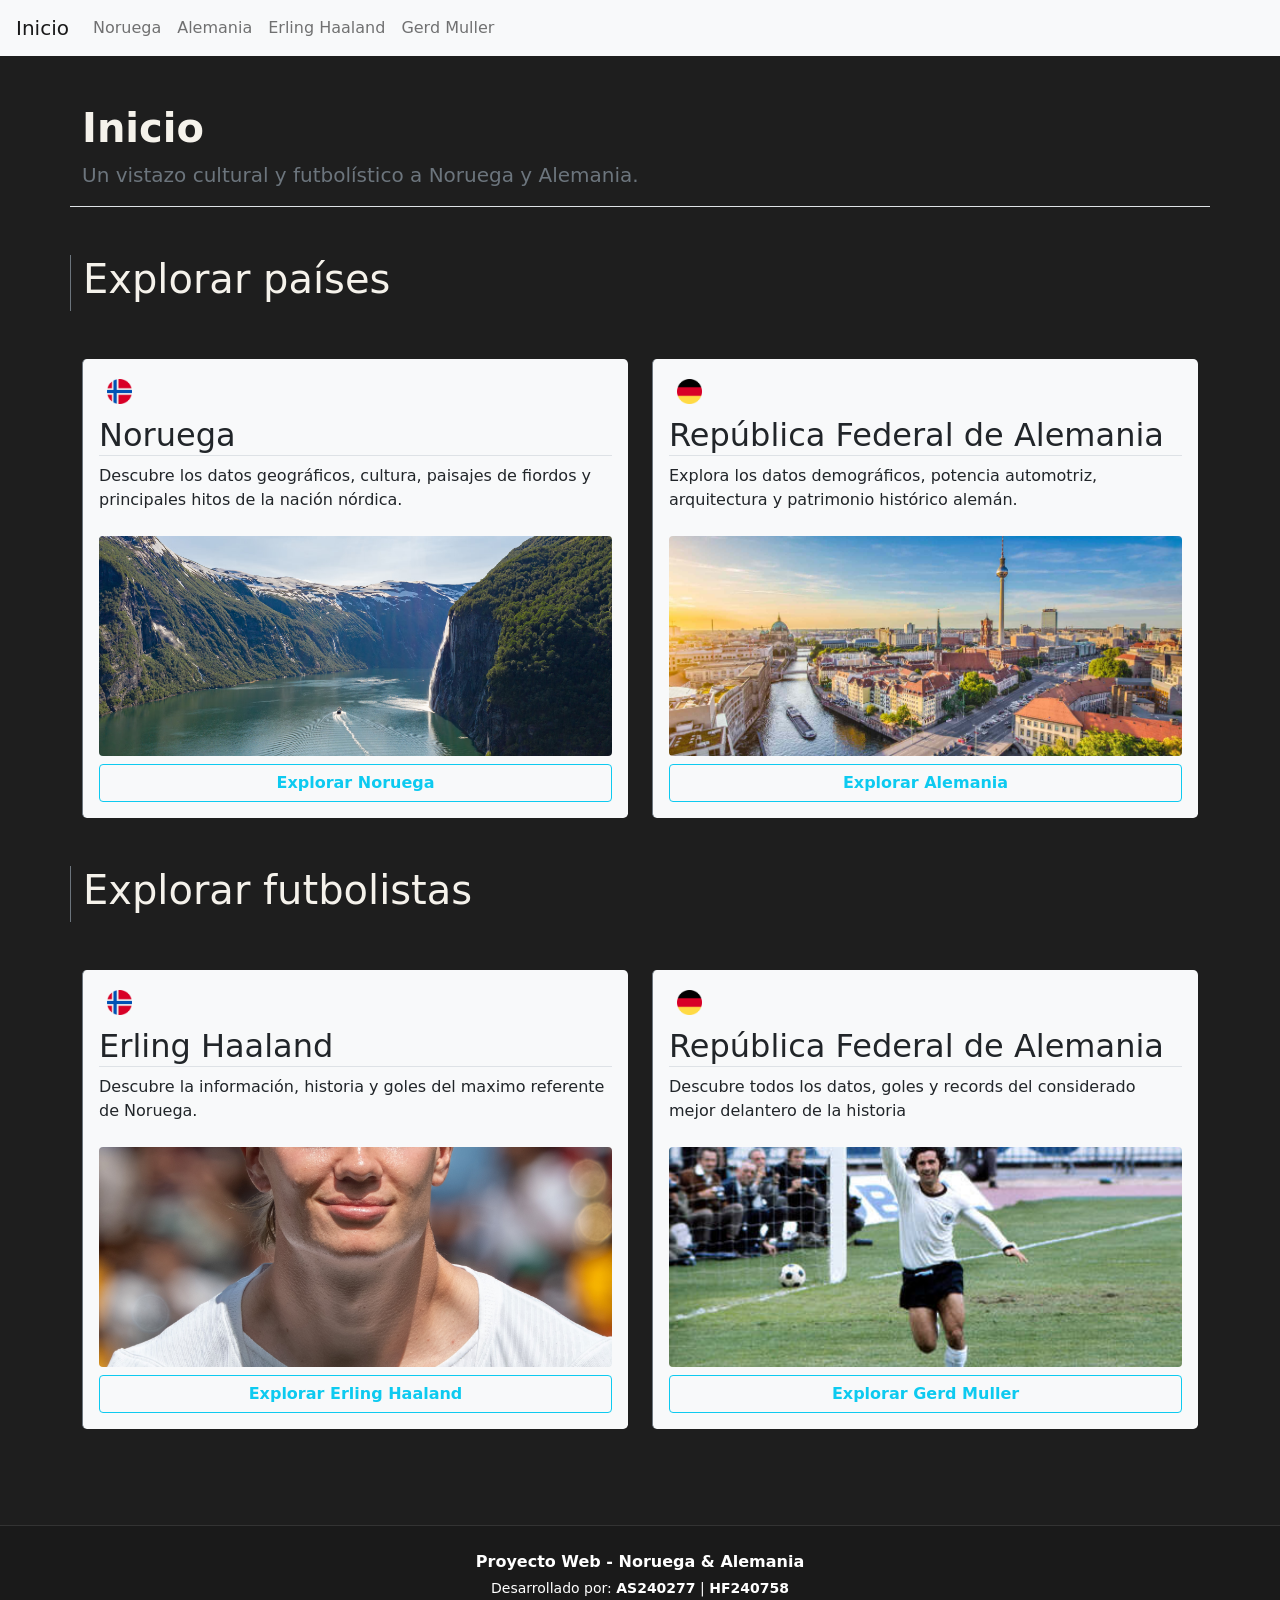
<file: index.html>
<!DOCTYPE html>
<html lang="en">
<head>
    <meta charset="UTF-8">
    <meta name="viewport" content="width=device-width, initial-scale=1.0, user-scalable=no">
    <link rel="stylesheet" href="./css/bootstrap.min.css"">
    <link rel="stylesheet" href="./css/style.css"">
    <title>Inicio</title>
</head>
<body>
    <header>
        <nav class="navbar navbar-expand-lg navbar-light bg-light px-3">
            <a class="navbar-brand" href="./index.html">Inicio</a>
            <button class="navbar-toggler" type="button" data-toggle="collapse" data-target="#navbarNav" aria-controls="navbarNav" aria-expanded="false" aria-label="Toggle navigation">
                <span class="navbar-toggler-icon"></span>
            </button>
            <div class="collapse navbar-collapse" id="navbarNav">
                <ul class="navbar-nav">
                <li class="nav-item active">
                    <a class="nav-link" href="./noruega.html">Noruega</a>
                </li>
                <li class="nav-item">
                    <a class="nav-link" href="./alemania.html">Alemania</a>
                </li>
                <li class="nav-item">
                    <a class="nav-link" href="./erling-haaland.html">Erling Haaland</a>
                </li>
                <li class="nav-item">
                    <a class="nav-link" href="./gerd-muller.html">Gerd Muller</a>
                </li>
                </ul>
            </div>
        </nav>
    </header>
    <main class="py-5">
        <div class="container">
            <div class="row">
                <div class="col-12 border-bottom">
                    <h1 class="fw-bold">Inicio</h1>
                    <p class="lead text-secondary">Un vistazo cultural y futbolístico a Noruega y Alemania.</p>
                </div>
            </div>
        </div>
        <Section class="container mt-5">
            <div class="row">
                <div class="col-12 border-start border-secondary mb-5">
                    <h1>Explorar países</h1>
                </div>
            </div>
            <div class="row">
                <div class="col-12 col-md-6">
                    <div class="bg-light text-dark border-start border-secondary rounded rounded-3 p-3 h-100">
                        <span class="badge mb-2"><img src="./img/noruega.png" alt="" height="25px"></span>
                        <h2 class="border-bottom">Noruega</h2>
                        <p>Descubre los datos geográficos, cultura, paisajes de fiordos y principales hitos de la nación nórdica.</p>
                        <img src="./img/Geirangerfjord.jpg" class="img-fluid my-2 rounded w-100" style="height: 220px; object-fit: cover;">
                        <div class=" mt-auto"><a href="./noruega.html" class="btn btn-outline-info w-100 fw-bold">Explorar Noruega</a>
                        </div>
                    </div>
                </div>
                <div class="col-12 col-md-6">
                    <div class="bg-light text-dark border-start border-secondary rounded rounded-3 p-3 h-100">
                        <span class="badge mb-2"><img src="./img/alemania.png" alt="" height="25px"></span>
                        <h2 class="border-bottom">República Federal de Alemania</h2>
                        <p>Explora los datos demográficos, potencia automotriz, arquitectura y patrimonio histórico alemán.</p>
                        <img src="./img/istock-486585530.jpg" class="img-fluid my-2 rounded w-100" style="height: 220px; object-fit: cover;">
                        <div class=" mt-auto"><a href="./alemania.html" class="btn btn-outline-info w-100 fw-bold">Explorar Alemania</a>
                        </div>
                    </div>
                </div>
            </div>
        </Section>
        <Section class="container mt-5">
            <div class="row">
                <div class="col-12 border-start border-secondary mb-5">
                    <h1>Explorar futbolistas</h1>
                </div>
            </div>
            <div class="row">
                <div class="col-12 col-md-6">
                    <div class="bg-light text-dark border-start border-secondary rounded rounded-3 p-3 h-100">
                        <span class="badge mb-2"><img src="./img/noruega.png" alt="" height="25px"></span>
                        <h2 class="border-bottom">Erling Haaland</h2>
                        <p>Descubre la información, historia y goles del maximo referente de Noruega.</p>
                        <img src="./img/haaland-front.jpg" class="img-fluid my-2 rounded w-100" style="height: 220px; object-fit: cover;">
                        <div class=" mt-auto"><a href="./erling-haaland.html" class="btn btn-outline-info w-100 fw-bold">Explorar Erling Haaland</a>
                        </div>
                    </div>
                </div>
                <div class="col-12 col-md-6">
                    <div class="bg-light text-dark border-start border-secondary rounded rounded-3 p-3 h-100">
                        <span class="badge mb-2"><img src="./img/alemania.png" alt="" height="25px"></span>
                        <h2 class="border-bottom">República Federal de Alemania</h2>
                        <p>Descubre todos los datos, goles y records del considerado mejor delantero de la historia</p>
                        <img src="./img/gmuller.jpeg" class="img-fluid my-2 rounded w-100" style="height: 220px; object-fit: cover;">
                        <div class=" mt-auto"><a href="./gerd-muller.html" class="btn btn-outline-info w-100 fw-bold">Explorar Gerd Muller</a>
                        </div>
                    </div>
                </div>
            </div>
        </Section>
    </main>
    <footer id="footer" class="py-4 text-center">
        <div class="container">
            <p class="mb-1 fw-bold">Proyecto Web - Noruega & Alemania</p>
            <p class="mb-0 small opacity-75">Desarrollado por: <strong>AS240277</strong> | <strong>HF240758</strong>
            </p>
        </div>
    </footer>
</body>
</html>
</file>
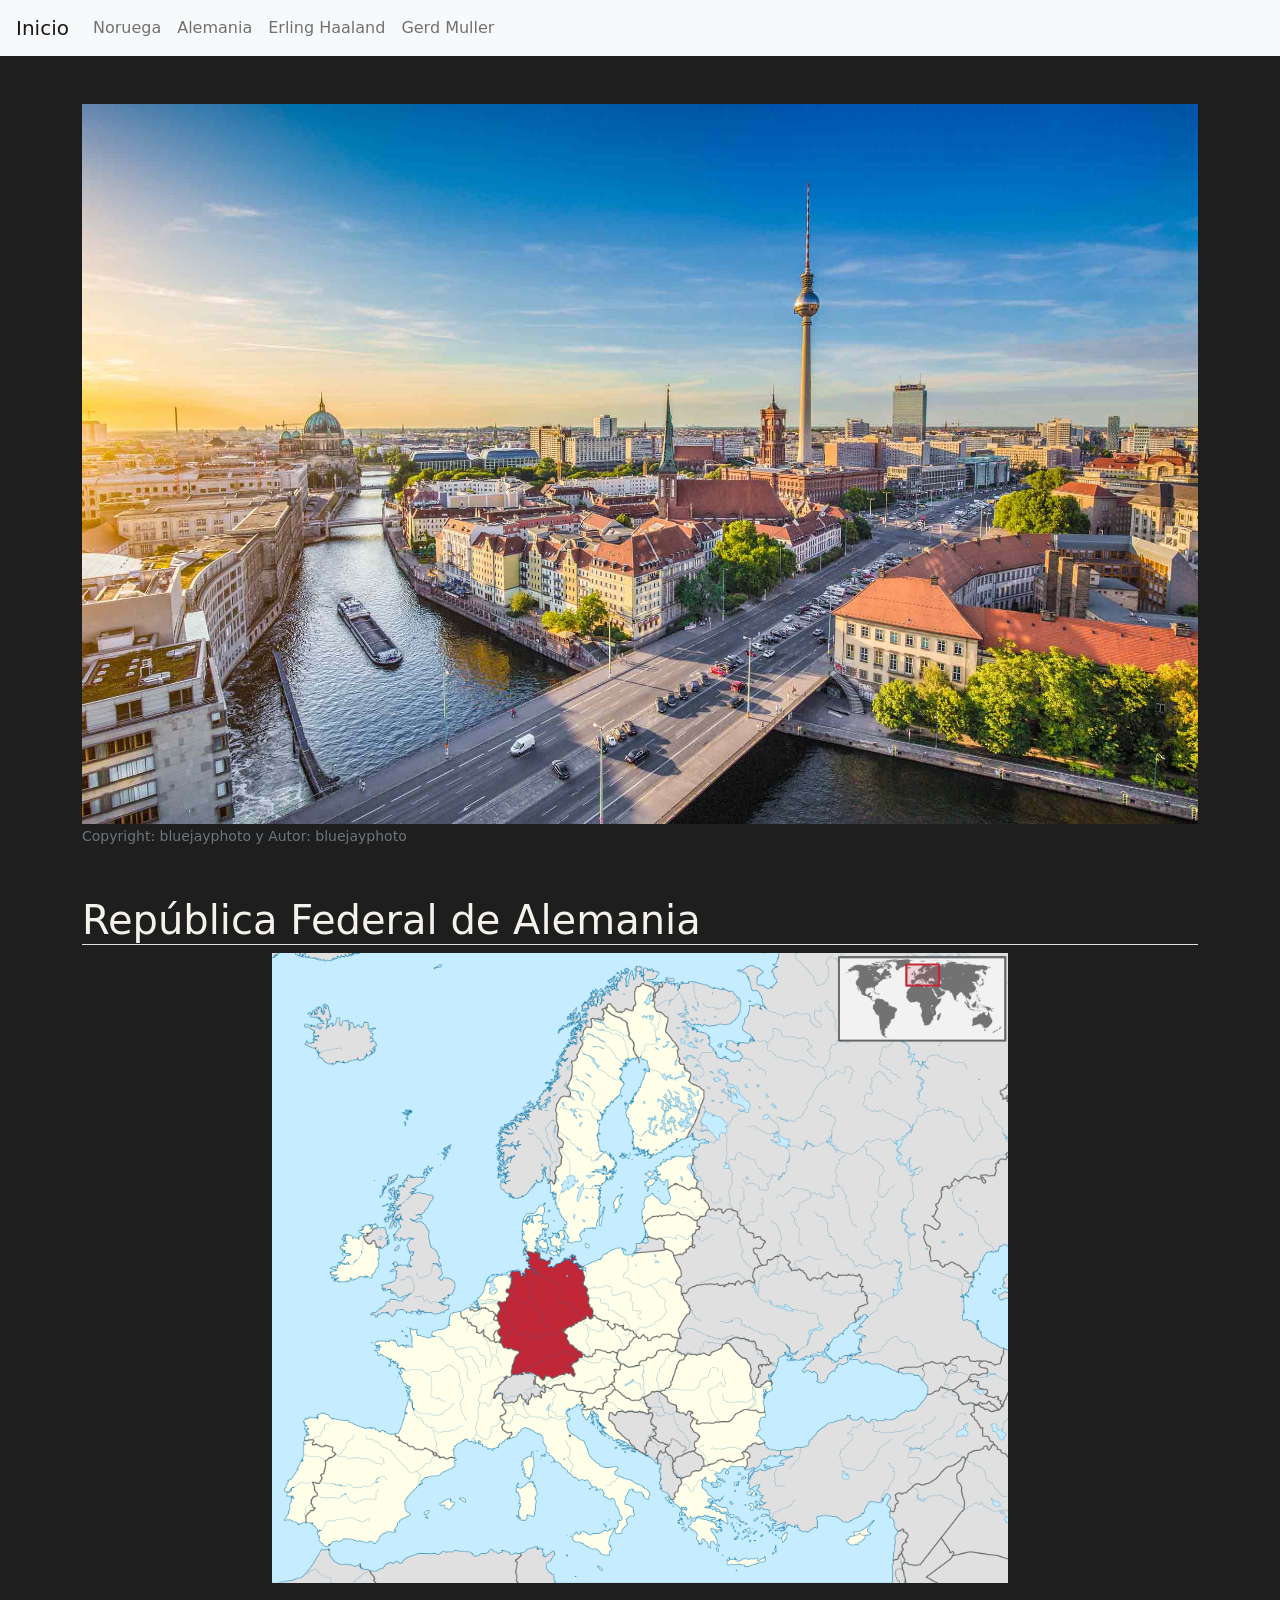
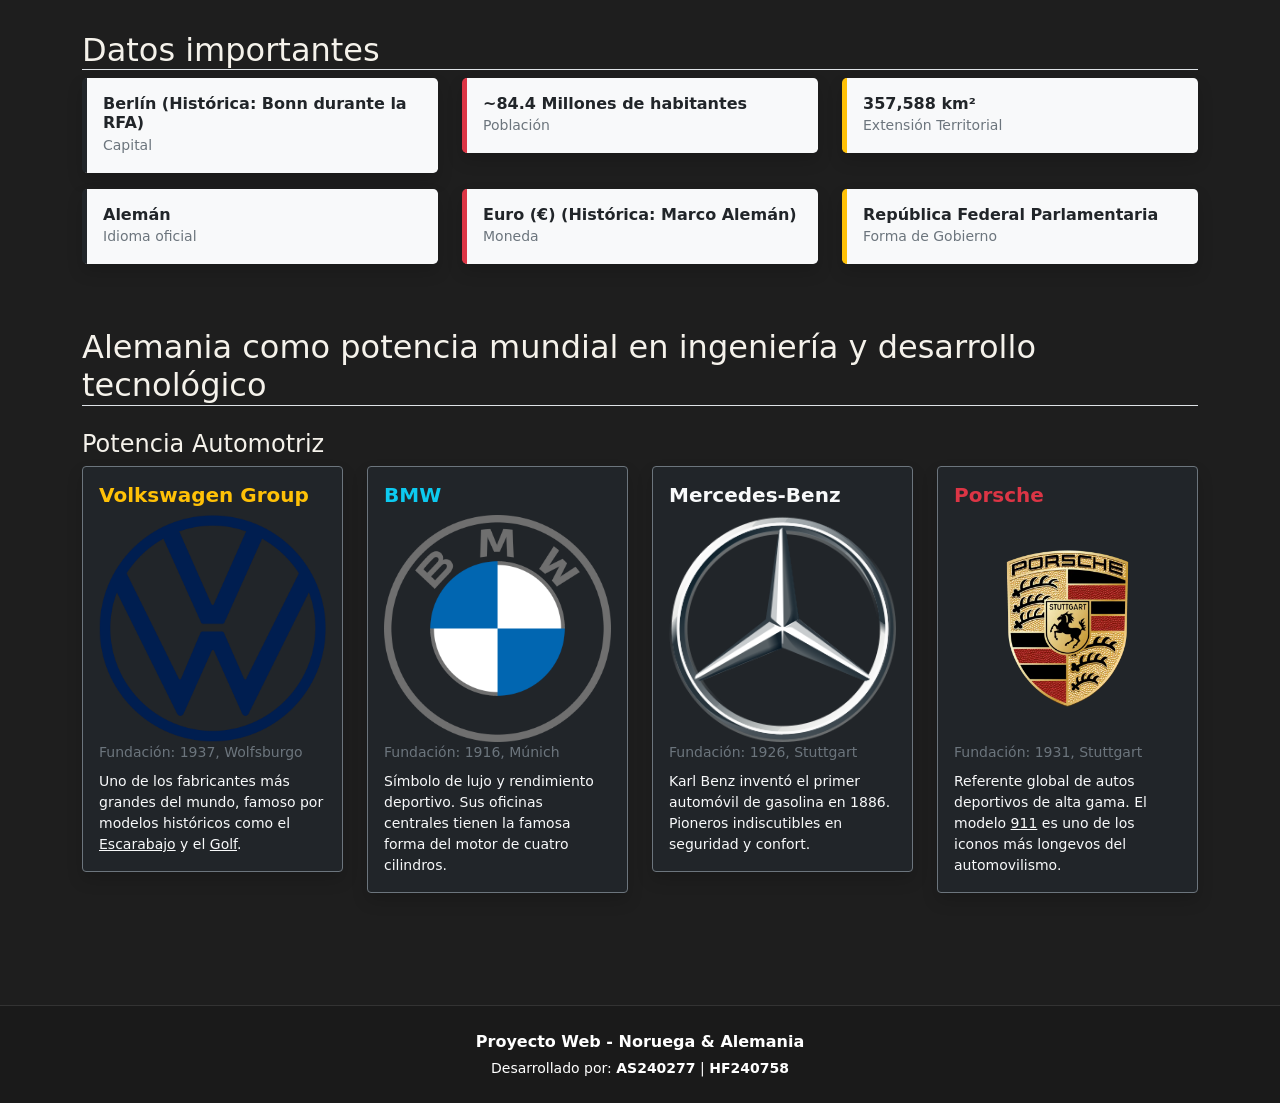
<file: alemania.html>
<!DOCTYPE html>
<html lang="en">
<head>
    <meta charset="UTF-8">
    <meta name="viewport" content="width=device-width, initial-scale=1.0, user-scalable=no">
    <link rel="icon" type="image/x-icon" href="./img/alemania.png">
    <link rel="stylesheet" href="./css/bootstrap.min.css"">
    <link rel="stylesheet" href="./css/style.css"">
    <title>República Federal de Alemania</title>
</head>
<body>
    <header>
        <nav class="navbar navbar-expand-lg navbar-light bg-light px-3">
            <a class="navbar-brand" href="./index.html">Inicio</a>
            <button class="navbar-toggler" type="button" data-toggle="collapse" data-target="#navbarNav" aria-controls="navbarNav" aria-expanded="false" aria-label="Toggle navigation">
                <span class="navbar-toggler-icon"></span>
            </button>
            <div class="collapse navbar-collapse" id="navbarNav">
                <ul class="navbar-nav">
                <li class="nav-item active">
                    <a class="nav-link" href="./noruega.html">Noruega</a>
                </li>
                <li class="nav-item">
                    <a class="nav-link" href="./alemania.html">Alemania</a>
                </li>
                <li class="nav-item">
                    <a class="nav-link" href="./erling-haaland.html">Erling Haaland</a>
                </li>
                <li class="nav-item">
                    <a class="nav-link" href="./gerd-muller.html">Gerd Muller</a>
                </li>
                </ul>
            </div>
        </nav>
    </header>
    <main class="py-5">
        <section class="container">
            <div class="row">
                <div class="col-12">
                    <img src="./img/istock-486585530.jpg" class="img-fluid" alt="">
                    <small class="text-muted">Copyright: bluejayphoto y Autor: bluejayphoto</small>
                </div>
            </div>
        </section>
        <section class="container mt-5">
            <div class="row justify-content-center">
                <div class="col-12">
                    <h1 class="border-bottom">República Federal de Alemania</h1>
                </div>
                <div class="col-8">
                    <img src="./img/Germany_in_European_Union.svg.webp" class="img-fluid" alt="">
                </div>
            </div>
        </section>
        <section class="container mt-5">
            <div class="row">
                <div class="col-12">
                    <h2 class="border-bottom">Datos importantes</h2>
                </div>
            </div>
            <div class="row justify-content-center">
                <div class="col-10 col-md-4 mb-3">
                    <div class="p-3 bg-light rounded-3 shadow border-start border-5 border-dark">
                        <h6 class="text-dark fw-bold mb-0">Berlín (Histórica: Bonn durante la RFA)</h6>
                        <small class="text-secondary">Capital</small>
                    </div>
                </div>
                <div class="col-10 col-md-4 mb-3">
                    <div class="p-3 bg-light rounded-3 shadow border-start border-5 border-danger">
                        <h6 class="text-dark fw-bold mb-0">~84.4 Millones de habitantes</h6>
                        <small class="text-secondary">Población</small>
                    </div>
                </div>
                <div class="col-10 col-md-4 mb-3">
                    <div class="p-3 bg-light rounded-3 shadow border-start border-5 border-warning">
                        <h6 class="text-dark fw-bold mb-0">357,588 km²</h6>
                        <small class="text-secondary">Extensión Territorial</small>
                    </div>
                </div>
                <div class="col-10 col-md-4 mb-3">
                    <div class="p-3 bg-light rounded-3 shadow border-start border-5 border-dark">
                        <h6 class="text-dark fw-bold mb-0">Alemán</h6>
                        <small class="text-secondary">Idioma oficial</small>
                    </div>
                </div>
                <div class="col-10 col-md-4 mb-3">
                    <div class="p-3 bg-light rounded-3 shadow border-start border-5 border-danger">
                        <h6 class="text-dark fw-bold mb-0">Euro (€) (Histórica: Marco Alemán)</h6>
                        <small class="text-secondary">Moneda</small>
                    </div>
                </div>
                <div class="col-10 col-md-4 mb-3">
                    <div class="p-3 bg-light rounded-3 shadow border-start border-5 border-warning">
                        <h6 class="text-dark fw-bold mb-0">República Federal Parlamentaria</h6>
                        <small class="text-secondary">Forma de Gobierno</small>
                    </div>
                </div>
            </div>
        </section>
        <section class="container mt-5">
            <div class="row">
                <div class="col-12">
                    <h2 class="border-bottom">Alemania como potencia mundial en ingeniería y desarrollo tecnológico</h2>
                </div>
                <div class="col-12 mt-3">
                    <h4>Potencia Automotriz</h4>
                </div>
            </div>
            <div class="row">
                <div class="col-12 col-md-6 col-lg-3 mb-3">
                    <div class="card bg-dark text-white border-secondary p-3 shadow">
                        <h5 class="fw-bold text-warning">Volkswagen Group</h5>
                        <img src="./img/Volkswagen_logo_2019.svg.webp" class="img-fluid" alt="">
                        <small class="text-muted mb-2">Fundación: 1937, Wolfsburgo</small>
                        <p class="card-text small text-light">Uno de los fabricantes más grandes del mundo, famoso por modelos históricos como el <span class="text-decoration-underline">Escarabajo</span> y el <span class="text-decoration-underline">Golf</span>.</p>
                    </div>
                </div>
                <div class="col-12 col-md-6 col-lg-3 mb-3">
                    <div class="card bg-dark text-white border-secondary p-3 shadow">
                        <h5 class="fw-bold text-info">BMW</h5>
                        <img src="./img/BMW_logo_(gray).svg.webp" class="img-fluid" alt="">
                        <small class="text-muted mb-2">Fundación: 1916, Múnich</small>
                        <p class="card-text small text-light">Símbolo de lujo y rendimiento deportivo. Sus oficinas centrales tienen la famosa forma del motor de cuatro cilindros.</p>
                    </div>
                </div>
                <div class="col-12 col-md-6 col-lg-3 mb-3">
                    <div class="card bg-dark text-white border-secondary p-3 shadow">
                        <h5 class="fw-bold text-light">Mercedes-Benz</h5>
                        <img src="./img/Mercedes-Benz_Star_2022.svg.webp" class="img-fluid" alt="">
                        <small class="text-muted mb-2">Fundación: 1926, Stuttgart</small>
                        <p class="card-text small text-light">Karl Benz inventó el primer automóvil de gasolina en 1886. Pioneros indiscutibles en seguridad y confort.</p>
                    </div>
                </div>
                <div class="col-12 col-md-6 col-lg-3 mb-3">
                    <div class="card bg-dark text-white border-secondary p-3 shadow">
                        <h5 class="fw-bold text-danger">Porsche</h5>
                        <img src="./img/CM2gEjQot2I2F51GMO4GztX05F1IdfMR.webp" class="img-fluid" alt="">
                        <small class="text-muted mb-2">Fundación: 1931, Stuttgart</small>
                        <p class="card-text small text-light">Referente global de autos deportivos de alta gama. El modelo <span class="text-decoration-underline">911</span> es uno de los iconos más longevos del automovilismo.</p>
                    </div>
                </div>
        </section>
    </main>
    <footer id="footer" class="py-4 text-center">
        <div class="container">
            <p class="mb-1 fw-bold">Proyecto Web - Noruega & Alemania</p>
            <p class="mb-0 small opacity-75">Desarrollado por: <strong>AS240277</strong> | <strong>HF240758</strong>
            </p>
        </div>
    </footer>
</body>
</html>
</file>
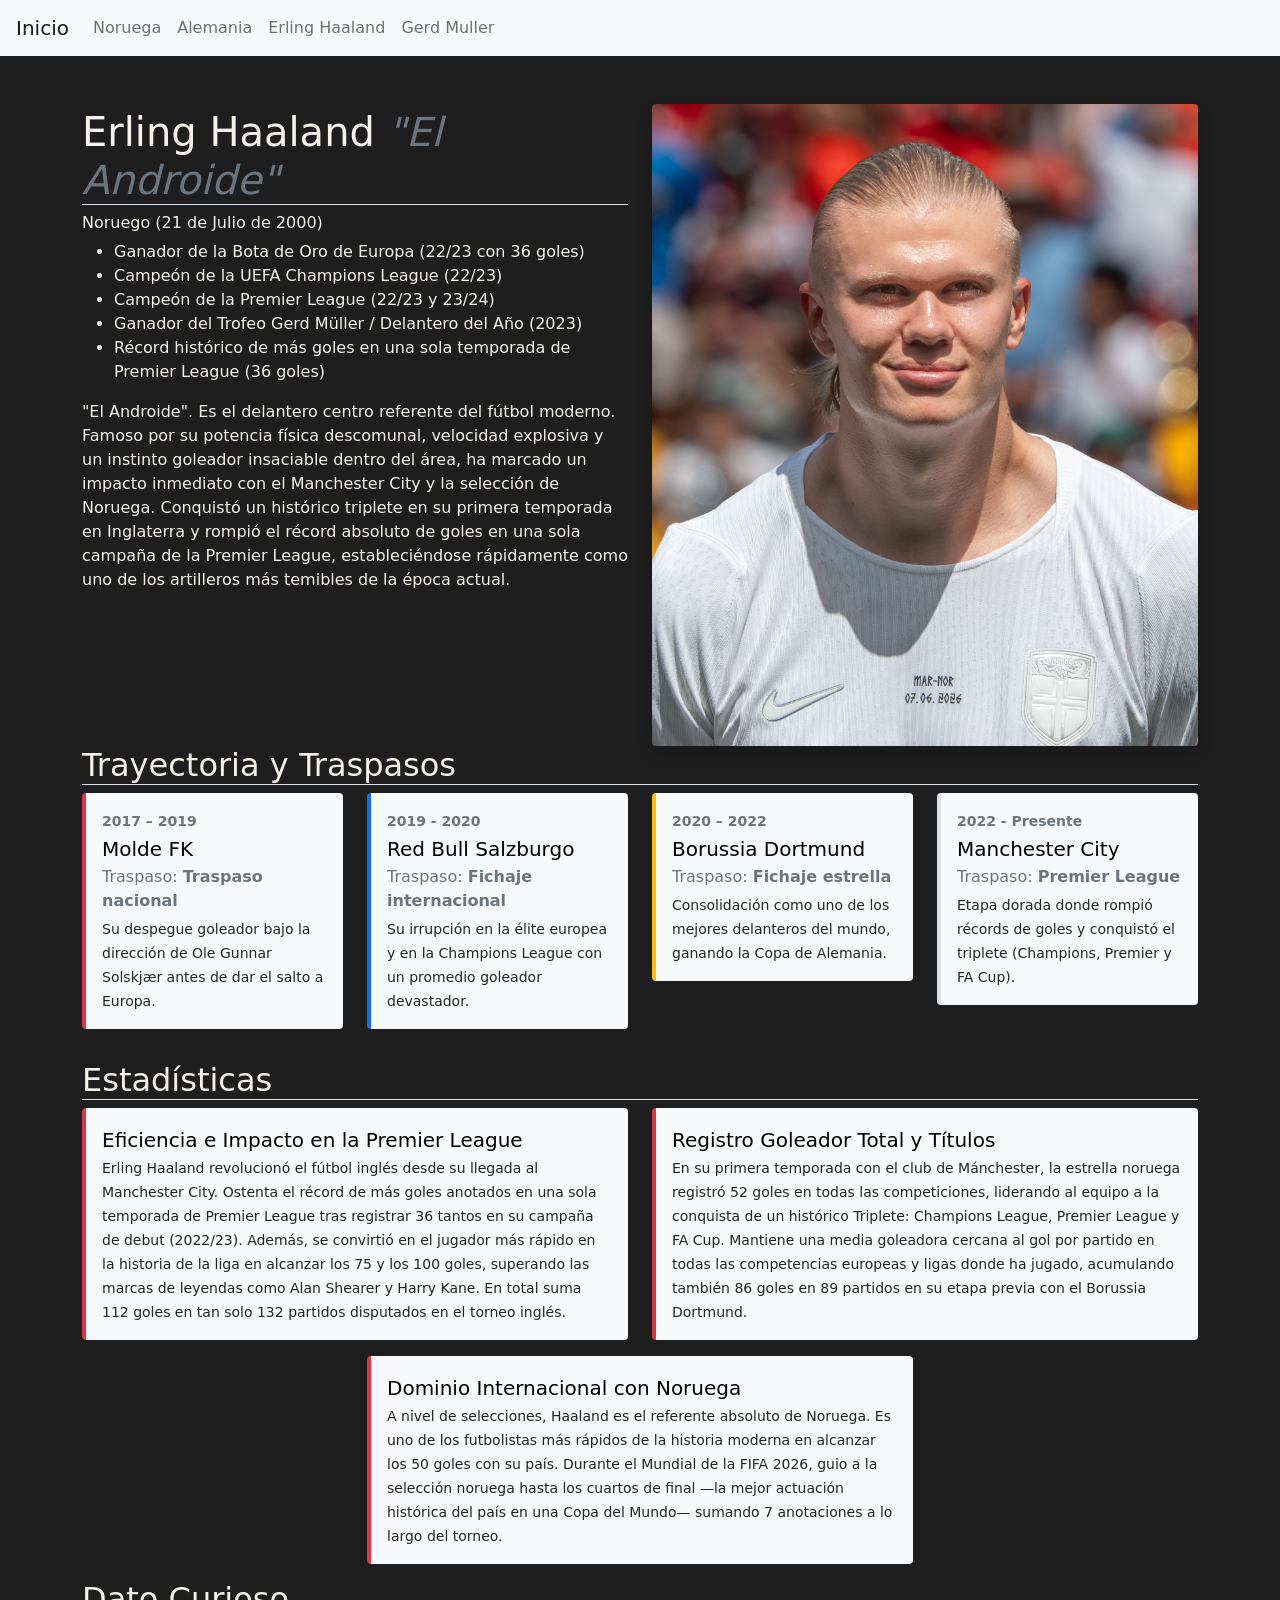
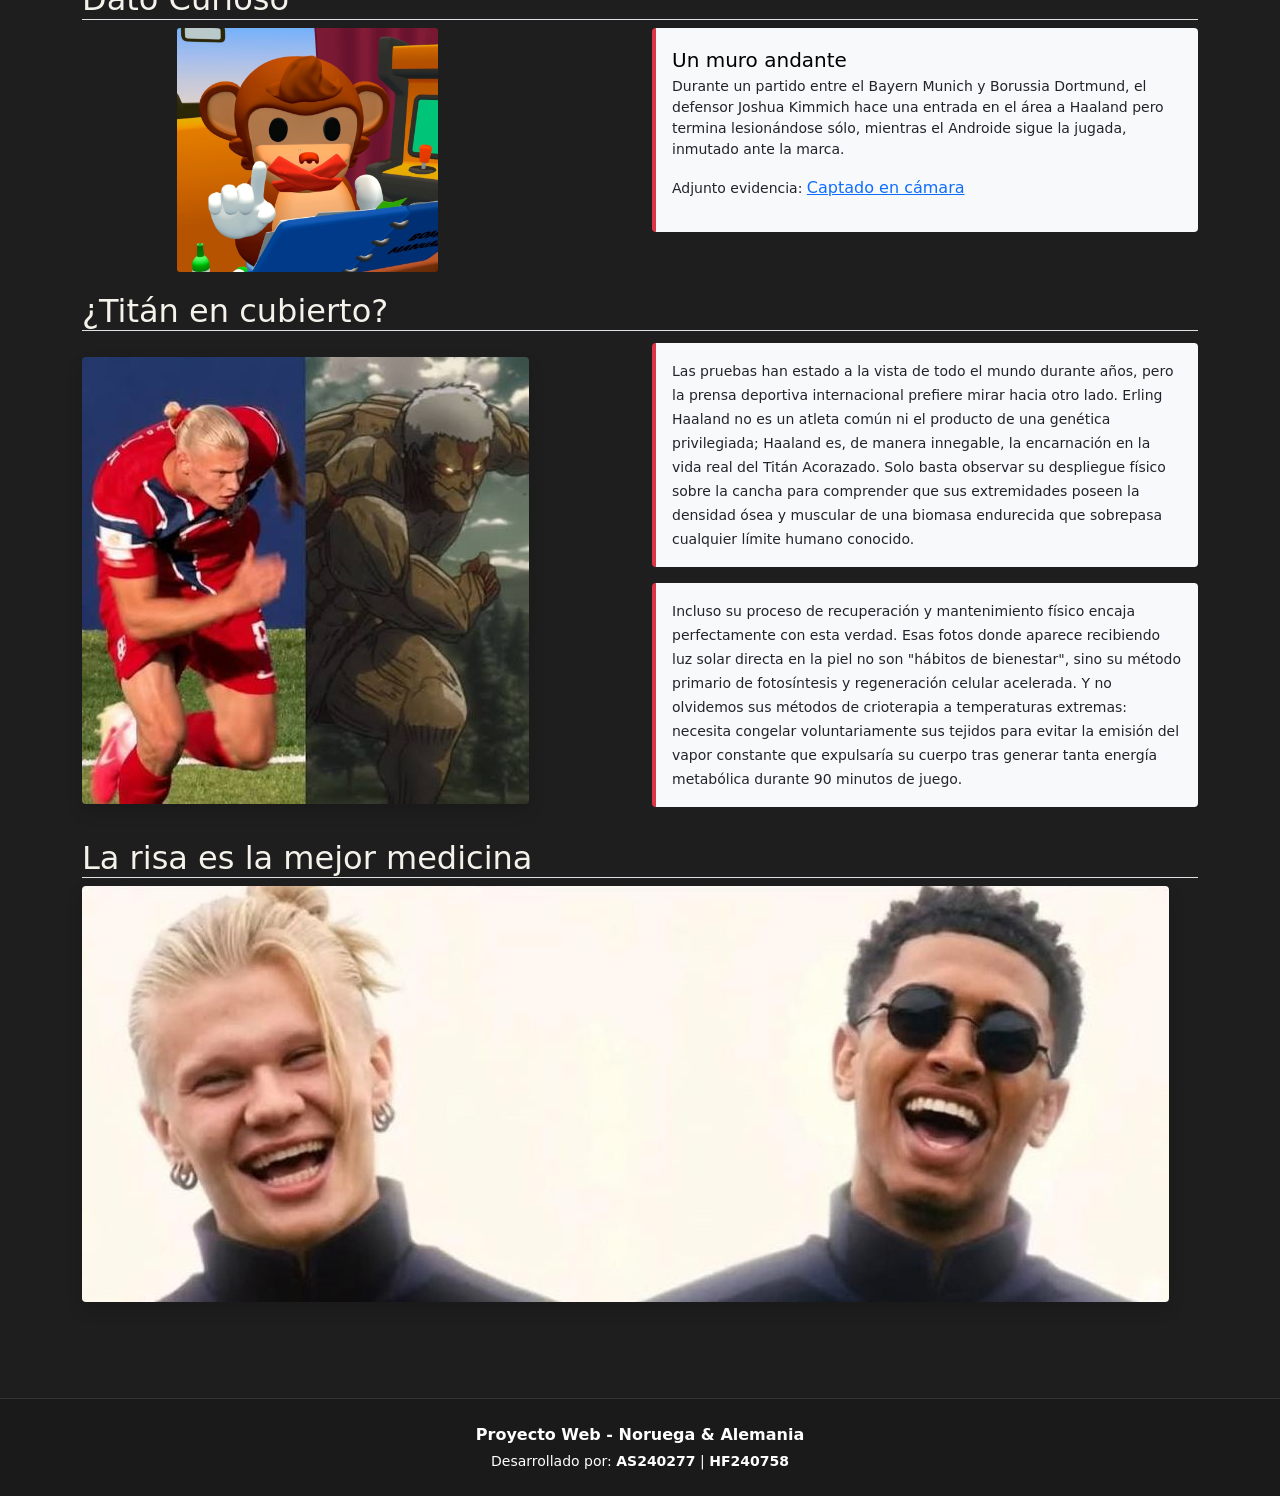
<file: erling-haaland.html>
<!DOCTYPE html>
<html lang="en">
<head>
    <meta charset="UTF-8">
    <meta name="viewport" content="width=device-width, initial-scale=1.0, user-scalable=no">
    <link rel="icon" type="image/x-icon" href="./img/noruega.png">
    <link rel="stylesheet" href="./css/bootstrap.min.css">
    <link rel="stylesheet" href="./css/style.css">
    <title>Erling Haaland</title>
</head>
<body>
    <header>
        <nav class="navbar navbar-expand-lg navbar-light bg-light px-3">
            <a class="navbar-brand" href="./index.html">Inicio</a>
            <button class="navbar-toggler" type="button" data-toggle="collapse" data-target="#navbarNav" aria-controls="navbarNav" aria-expanded="false" aria-label="Toggle navigation">
                <span class="navbar-toggler-icon"></span>
            </button>
            <div class="collapse navbar-collapse" id="navbarNav">
                <ul class="navbar-nav">
                <li class="nav-item active">
                    <a class="nav-link" href="./noruega.html">Noruega</a>
                </li>
                <li class="nav-item">
                    <a class="nav-link" href="./alemania.html">Alemania</a>
                </li>
                <li class="nav-item">
                    <a class="nav-link" href="./erling-haaland.html">Erling Haaland</a>
                </li>
                <li class="nav-item">
                    <a class="nav-link" href="./gerd-muller.html">Gerd Muller</a>
                </li>
                </ul>
            </div>
        </nav>
    </header>
    <main class="py-5">
        <div class="container">
            <div class="row md-align-items-center">
                <div class="col-12 col-md-6 order-2 order-md-1 mt-1">
                    <h1 class="border-bottom">Erling Haaland <i class="text-muted">"El Androide"</i></h1>
                    <h6>Noruego (21 de Julio de 2000)</h6>
                    <ul class="">
                        <li>Ganador de la Bota de Oro de Europa (22/23 con 36 goles)</li>
                        <li>Campeón de la UEFA Champions League (22/23)</li>
                        <li>Campeón de la Premier League (22/23 y 23/24)</li>
                        <li>Ganador del Trofeo Gerd Müller / Delantero del Año (2023)</li>
                        <li>Récord histórico de más goles en una sola temporada de Premier League (36 goles)</li>
                    </ul>
                    <p class="text-justify">"El Androide". Es el delantero centro referente del fútbol moderno. Famoso por su potencia física descomunal, velocidad explosiva y un instinto goleador insaciable dentro del área, ha marcado un impacto inmediato con el Manchester City y la selección de Noruega. Conquistó un histórico triplete en su primera temporada en Inglaterra y rompió el récord absoluto de goles en una sola campaña de la Premier League, estableciéndose rápidamente como uno de los artilleros más temibles de la época actual.</p>
                </div>
                <div class="col-12 col-md-6 order-1 order-md-2">
                    <img src="./img/haaland-front.jpg" class="img-fluid rounded shadow" alt="">
                </div>
            </div>
            <div class="row">
                <div class="col-12">
                    <h2 class="border-bottom">Trayectoria y Traspasos</h2>
                </div>
                <div class="col-12 col-md-3 mb-3">
                    <div class="p-3 border-start border-4 border-danger bg-light rounded">
                        <small small class="text-muted fw-bold">2017 – 2019</small>
                        <h5 class="mt-1 mb-1" style="color:black">Molde FK</h5>
                        <p class="mb-1 text-secondary">Traspaso: <strong>Traspaso nacional</strong></p>
                        <small class="text-dark">Su despegue goleador bajo la dirección de Ole Gunnar Solskjær antes de dar el salto a Europa.</small>
                    </div>
                </div>
                <div class="col-12 col-md-3 mb-3">
                    <div class="p-3 border-start border-4 border-primary bg-light rounded">
                        <small small class="text-muted fw-bold">2019 - 2020</small>
                        <h5 class="mt-1 mb-1" style="color:black">Red Bull Salzburgo</h5>
                        <p class="mb-1 text-secondary">Traspaso: <strong>Fichaje internacional</strong></p>
                        <small class="text-dark">Su irrupción en la élite europea y en la Champions League con un promedio goleador devastador.</small>
                    </div>
                </div>
                <div class="col-12 col-md-3 mb-3">
                    <div class="p-3 border-start border-4 border-warning bg-light rounded">
                        <small class="text-muted fw-bold">2020 – 2022</small>
                        <h5 class="mt-1 mb-1" style="color:black">Borussia Dortmund</h5>
                        <p class="mb-1 text-secondary">Traspaso: <strong>Fichaje estrella</strong></p>
                        <small class="text-dark">Consolidación como uno de los mejores delanteros del mundo, ganando la Copa de Alemania.</small>
                    </div>
                </div>
                <div class="col-12 col-md-3 mb-3">
                    <div class="p-3 border-start border-4 border-start bg-light rounded">
                        <small class="text-muted fw-bold">2022 - Presente</small>
                        <h5 class="mt-1 mb-1" style="color:black">Manchester City</h5>
                        <p class="mb-1 text-secondary">Traspaso: <strong>Premier League</strong></p>
                        <small class="text-dark">Etapa dorada donde rompió récords de goles y conquistó el triplete (Champions, Premier y FA Cup).</small>
                    </div>
                </div>
            </div>
            <div class="row">
                <div class="col-12 mt-3">
                    <h2 class="border-bottom">Estadísticas</h2>
                </div>
                    <div class="col-md-6 mb-3">
                        <div class="p-3 border-start border-4 border-danger bg-light rounded">
                        <h5 class="mt-1 mb-1" style="color:black">Eficiencia e Impacto en la Premier League</h5>
                        <small class="text-dark">Erling Haaland revolucionó el fútbol inglés desde su llegada al Manchester City. Ostenta el récord de más goles anotados en una sola temporada de Premier League tras registrar 36 tantos en su campaña de debut (2022/23). Además, se convirtió en el jugador más rápido en la historia de la liga en alcanzar los 75 y los 100 goles, superando las marcas de leyendas como Alan Shearer y Harry Kane. En total suma 112 goles en tan solo 132 partidos disputados en el torneo inglés.</small>
                        </div>
                    </div>
                    <div class="col-md-6 mb-3">
                        <div class="p-3 border-start border-4 border-danger bg-light rounded">
                        <h5 class="mt-1 mb-1" style="color:black">Registro Goleador Total y Títulos</h5>
                        <small class="text-dark">En su primera temporada con el club de Mánchester, la estrella noruega registró 52 goles en todas las competiciones, liderando al equipo a la conquista de un histórico Triplete: Champions League, Premier League y FA Cup. Mantiene una media goleadora cercana al gol por partido en todas las competencias europeas y ligas donde ha jugado, acumulando también 86 goles en 89 partidos en su etapa previa con el Borussia Dortmund.</small>                            
                        </div>
                    </div>
                    <div class="col-md-6 offset-md-3 mb-3">
                        <div class="p-3 border-start border-4 border-danger bg-light rounded">
                        <h5 class="mt-1 mb-1" style="color:black">Dominio Internacional con Noruega</h5>
                        <small class="text-dark">A nivel de selecciones, Haaland es el referente absoluto de Noruega. Es uno de los futbolistas más rápidos de la historia moderna en alcanzar los 50 goles con su país. Durante el Mundial de la FIFA 2026, guio a la selección noruega hasta los cuartos de final —la mejor actuación histórica del país en una Copa del Mundo— sumando 7 anotaciones a lo largo del torneo.</small>                            
                        </div>
                    </div>
            </div>
            <div class="row">
                <div class="col-12">
                    <h2 class="border-bottom">Dato Curioso</h2>
                </div>            
                <div class="col-lg-3 col-md-3 mb-1 offset-md-1">
                    <div class="card bg-dark text-white border-0">
                        <img src="img/facto.png" class="card-img" alt="Erling Haaland">  
                        <div class="card-img-overlay d-flex flex-column justify-content-end"></div>
                    </div>
                </div>
                <div class="col-12 col-md-6 offset-md-2">
                    <div class="p-3 border-start border-4 border-danger bg-light rounded">
                        <h5 class="mt-1 mb-1" style="color:black">Un muro andante</h5>
                        <p class="small text-dark">Durante un partido entre el Bayern Munich y Borussia Dortmund, el defensor Joshua Kimmich hace una entrada en el área a Haaland pero termina lesionándose sólo, mientras el Androide sigue la jugada, inmutado ante la marca.</small>                            
                        <p class="small text-dark">Adjunto evidencia: <a href="https://youtube.com/shorts/u-DvvbK7Few?si=na9_JeKsjtdOkRhI" target="_blank">Captado en cámara</a></p>    
                    </div>
                </div>
            </div>
            <div class="row">
                <div class="col-12 mt-3">
                    <h2 class="border-bottom">¿Titán en cubierto?</h2>
                </div>
            </div>
            <div class="row align-items-center">
                <div class="col-12 col-md-6">
                    <img src="./img/haaland-acorazado.jpg" class="img-fluid rounded shadow" alt="">
                </div>
                <div class="col-md-6 mb-3 mt-1">
                    <div class="p-3 border-start border-4 border-danger bg-light rounded">
                    <small class="text-dark">Las pruebas han estado a la vista de todo el mundo durante años, pero la prensa deportiva internacional prefiere mirar hacia otro lado. Erling Haaland no es un atleta común ni el producto de una genética privilegiada; Haaland es, de manera innegable, la encarnación en la vida real del Titán Acorazado. Solo basta observar su despliegue físico sobre la cancha para comprender que sus extremidades poseen la densidad ósea y muscular de una biomasa endurecida que sobrepasa cualquier límite humano conocido.</small>
                    </div>
                    <div class="p-3 border-start border-4 border-danger bg-light rounded mt-3">
                    <small class="text-dark">Incluso su proceso de recuperación y mantenimiento físico encaja perfectamente con esta verdad. Esas fotos donde aparece recibiendo luz solar directa en la piel no son "hábitos de bienestar", sino su método primario de fotosíntesis y regeneración celular acelerada. Y no olvidemos sus métodos de crioterapia a temperaturas extremas: necesita congelar voluntariamente sus tejidos para evitar la emisión del vapor constante que expulsaría su cuerpo tras generar tanta energía metabólica durante 90 minutos de juego.</small>
                    </div>
                </div>                
            </div>
            <div class="row">
                <div class="col-12 mt-3">
                    <h2 class="border-bottom">La risa es la mejor medicina</h2>
                </div>
                <div class="col-12">
                    <img src="./img/haalang-belling.jpeg" class="img-fluid rounded shadow" alt="">
                </div>
            </div>
        </div>  
    </main>
    <footer id="footer" class="py-4 text-center">
        <div class="container">
            <p class="mb-1 fw-bold">Proyecto Web - Noruega & Alemania</p>
            <p class="mb-0 small opacity-75">Desarrollado por: <strong>AS240277</strong> | <strong>HF240758</strong>
            </p>
        </div>
    </footer>
</body>
</html>
</file>
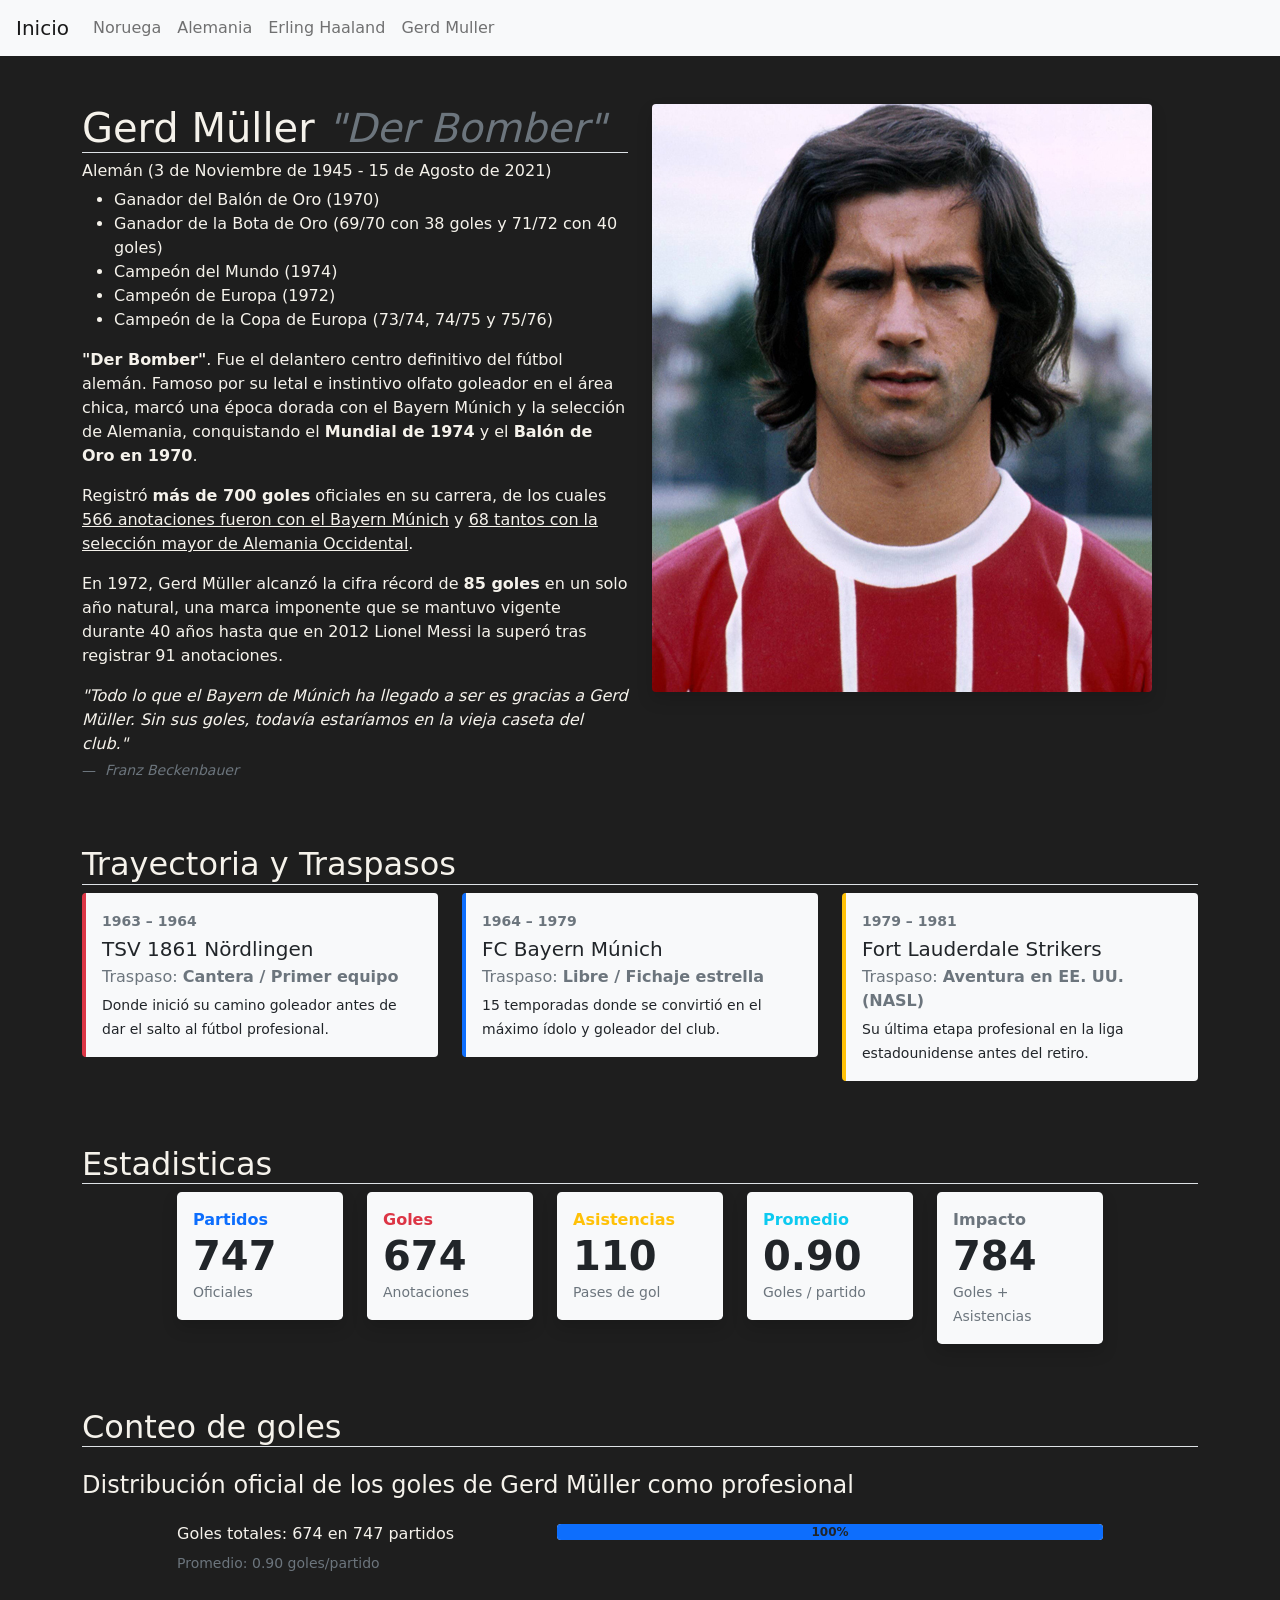
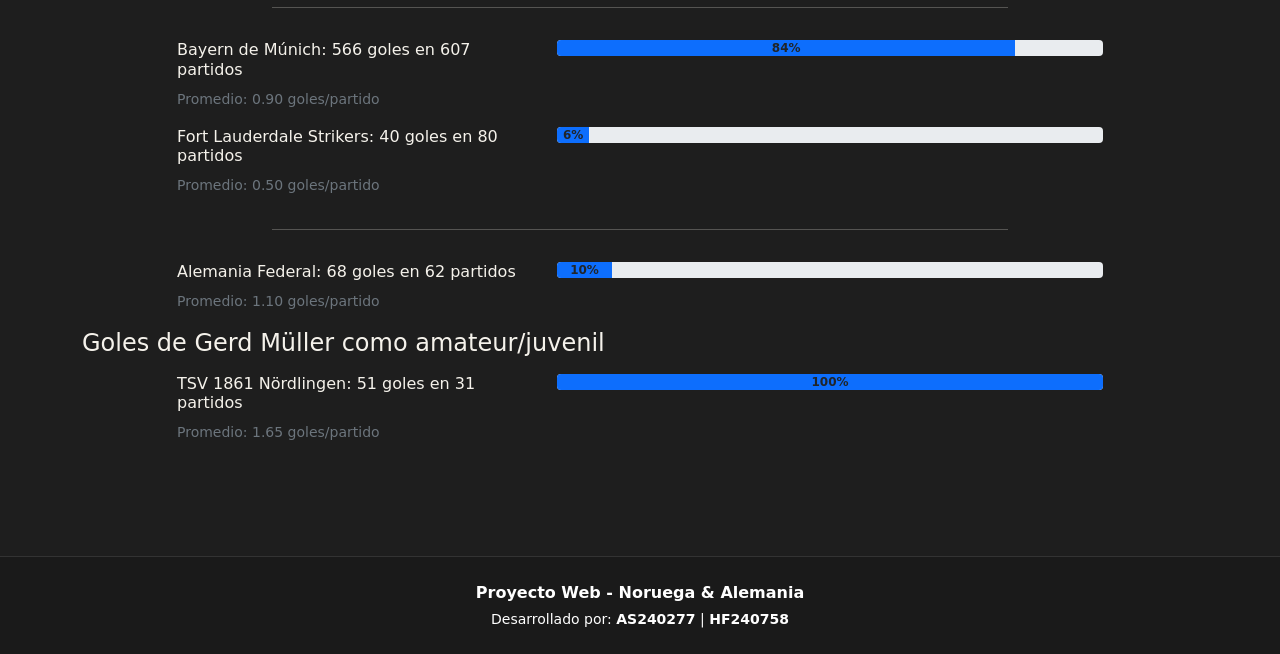
<file: gerd-muller.html>
<!DOCTYPE html>
<html lang="en">
<head>
    <meta charset="UTF-8">
    <meta name="viewport" content="width=device-width, initial-scale=1.0, user-scalable=no">
    <link rel="icon" type="image/x-icon" href="./img/alemania.png">
    <link rel="stylesheet" href="./css/bootstrap.min.css"">
    <link rel="stylesheet" href="./css/style.css"">
    <title>Gerd Müller</title>
</head>
<body>
    <header>
        <nav class="navbar navbar-expand-lg navbar-light bg-light px-3">
            <a class="navbar-brand" href="./index.html">Inicio</a>
            <button class="navbar-toggler" type="button" data-toggle="collapse" data-target="#navbarNav" aria-controls="navbarNav" aria-expanded="false" aria-label="Toggle navigation">
                <span class="navbar-toggler-icon"></span>
            </button>
            <div class="collapse navbar-collapse" id="navbarNav">
                <ul class="navbar-nav">
                <li class="nav-item active">
                    <a class="nav-link" href="./noruega.html">Noruega</a>
                </li>
                <li class="nav-item">
                    <a class="nav-link" href="./alemania.html">Alemania</a>
                </li>
                <li class="nav-item">
                    <a class="nav-link" href="./erling-haaland.html">Erling Haaland</a>
                </li>
                <li class="nav-item">
                    <a class="nav-link" href="./gerd-muller.html">Gerd Muller</a>
                </li>
                </ul>
            </div>
        </nav>
    </header>
    <main class="py-5">
        <section class="container">
            <div class="row md-align-items-center">
                <div class="col-12 col-md-6 order-2 order-md-1">
                    <h1 class="border-bottom">Gerd Müller <i class="text-muted">"Der Bomber"</i></h1>
                    <h6>Alemán (3 de Noviembre de 1945 - 15 de Agosto de 2021)</h6>
                    <ul>
                        <li>Ganador del Balón de Oro (1970)</li>
                        <li>Ganador de la Bota de Oro (69/70 con 38 goles y 71/72 con 40 goles)</li>
                        <li>Campeón del Mundo (1974)</li>
                        <li>Campeón de Europa (1972)</li>
                        <li>Campeón de la Copa de Europa (73/74, 74/75 y 75/76)</li>
                    </ul>
                    <p class="text-justify"><strong>"Der Bomber"</strong>. Fue el delantero centro definitivo del fútbol alemán. Famoso por su letal e instintivo olfato goleador en el área chica, marcó una época dorada con el Bayern Múnich y la selección de Alemania, conquistando el <strong>Mundial de 1974</strong> y el <strong>Balón de Oro en 1970</strong>.</p>
                    <p>Registró <strong>más de 700 goles</strong> oficiales en su carrera, de los cuales <span class="text-decoration-underline">566 anotaciones fueron con el Bayern Múnich</span> y <span class="text-decoration-underline">68 tantos  con la selección mayor de Alemania Occidental</span>.</p>
                    <p>En 1972, Gerd Müller alcanzó la cifra récord de <strong>85 goles</strong> en un solo año natural, una marca imponente que se mantuvo vigente durante 40 años hasta que en 2012 Lionel Messi la superó tras registrar 91 anotaciones.</p>
                    <blockquoteckquote class="blockquote fs-6">
                        <p class="fst-italic mb-0 fs-6">"Todo lo que el Bayern de Múnich ha llegado a ser es gracias a Gerd Müller. Sin sus goles, todavía estaríamos en la vieja caseta del club."</p>
                    </blockquoteckquote>
                    <figcaption class="blockquote-footer mt-1 text-secondary">
                        <cite title="Franz Beckenbauer">Franz Beckenbauer</cite>
                    </figcaption>
                </div>
                <div class="col-12 col-md-6 order-1 order-md-2">
                    <img src="./img/gerd-muller.jpg" class="img-fluid rounded shadow" alt="">
                </div>
            </div>
        </section>
        <section class="container mt-5">
            <div class="row">
                <div class="col-12">
                    <h2 class="border-bottom">Trayectoria y Traspasos</h2>
                </div>
            </div>
            <div class="row">
                <div class="col-12 col-md-4 mb-3">
                    <div class="p-3 border-start border-4 border-danger bg-light rounded">
                        <small small class="text-muted fw-bold">1963 – 1964</small>
                        <h5 class="text-dark mt-1 mb-1">TSV 1861 Nördlingen</h5>
                        <p class="mb-1 text-secondary">Traspaso: <strong>Cantera / Primer equipo</strong></p>
                        <small class="text-dark">Donde inició su camino goleador antes de dar el salto al fútbol profesional.</small>
                    </div>
                </div>
                <div class="col-12 col-md-4 mb-3">
                    <div class="p-3 border-start border-4 border-primary bg-light rounded">
                        <small small class="text-muted fw-bold">1964 – 1979</small>
                        <h5 class="text-dark mt-1 mb-1">FC Bayern Múnich</h5>
                        <p class="mb-1 text-secondary">Traspaso: <strong>Libre / Fichaje estrella</strong></p>
                        <small class="text-dark">15 temporadas donde se convirtió en el máximo ídolo y goleador del club.</small>
                    </div>
                </div>
                <div class="col-12 col-md-4 mb-3">
                    <div class="p-3 border-start border-4 border-warning bg-light rounded">
                        <small class="text-muted fw-bold">1979 – 1981</small>
                        <h5 class="text-dark mt-1 mb-1">Fort Lauderdale Strikers</h5>
                        <p class="mb-1 text-secondary">Traspaso: <strong>Aventura en EE. UU. (NASL)</strong></p>
                        <small class="text-dark">Su última etapa profesional en la liga estadounidense antes del retiro.</small>
                    </div>
                </div>
            </div>
        </section>
        <section class="container mt-5">
            <div class="row">
                <div class="col-12">
                    <h2 class="border-bottom">Estadisticas</h2>
                </div>
            </div>
            <div class="row justify-content-center">
                <div class="col-6 col-md-4 col-lg-2 mb-3">
                    <div class="p-3 bg-light rounded-3 shadow">
                        <span class="text-primary fw-bold">Partidos</span>
                        <h1 class="text-dark fw-bold mb-0">747</h1>
                        <small class="text-secondary">Oficiales</small>
                    </div>
                </div>
                <div class="col-6 col-md-4 col-lg-2 mb-3">
                    <div class="p-3 bg-light rounded-3 shadow">
                        <span class="text-danger fw-bold">Goles</span>
                        <h1 class="text-dark fw-bold mb-0">674</h1>
                        <small class="text-secondary">Anotaciones</small>
                    </div>
                </div>
                <div class="col-6 col-md-4 col-lg-2 mb-3">
                    <div class="p-3 bg-light rounded-3 shadow">
                        <span class="text-warning fw-bold">Asistencias</span>
                        <h1 class="text-dark fw-bold mb-0">110</h1>
                        <small class="text-secondary">Pases de gol</small>
                    </div>
                </div>
                <div class="col-6 col-md-4 col-lg-2 mb-3">
                    <div class="p-3 bg-light rounded-3 shadow">
                        <span class="text-info fw-bold">Promedio</span>
                        <h1 class="text-dark fw-bold mb-0">0.90</h1>
                        <small class="text-secondary">Goles / partido</small>
                    </div>
                </div>
                <div class="col-6 col-md-4 col-lg-2 mb-3">
                    <div class="p-3 bg-light rounded-3 shadow">
                        <span class="text-secondary fw-bold">Impacto</span>
                        <h1 class="text-dark fw-bold mb-0">784</h1>
                        <small class="text-secondary">Goles + Asistencias</small>
                    </div>
                </div>
            </div>
        </section>
        <section class="container mt-5">
            <div class="row">
                <div class="col-12">
                    <h2 class="border-bottom">Conteo de goles</h2>
                </div>
                <div class="col-12 mt-3">
                    <h4>Distribución oficial de los goles de Gerd Müller como profesional</h4>
                </div>
            </div>
            <div class="row justify-content-center mb-3 mt-3">
                <div class="col-12 col-md-4">
                    <h6>Goles totales: 674 en 747 partidos</h6>
                    <small class="text-muted">Promedio: 0.90 goles/partido</small>
                </div>
                <div class="col-12 col-md-6">
                    <div class="progress" role="progressbar" aria-label="Ejemplo" aria-valuenow="50" aria-valuemin="0" aria-valuemax="100"><div class="progress-bar bg-primary text-dark fw-bold" style="width: 100%">100%</div>
                    </div>
                </div>
            </div>
            <div class="row justify-content-center mb-3">
                <div class="col-8">
                    <hr>
                </div>
            </div>
            <div class="row justify-content-md-center mb-3">
                <div class="col-12 col-md-4">
                    <h6>Bayern de Múnich: 566 goles en 607 partidos</h6>
                    <small class="text-muted">Promedio: 0.90 goles/partido</small>
                </div>
                <div class="col-12 col-md-6">
                    <div class="progress" role="progressbar" aria-label="Ejemplo" aria-valuenow="50" aria-valuemin="0" aria-valuemax="100"><div class="progress-bar bg-primary text-dark fw-bold" style="width: 83.97%">84%</div>
                    </div>
                </div>
            </div>
            <div class="row justify-content-md-center mb-3">
                <div class="col-12 col-md-4">
                    <h6>Fort Lauderdale Strikers: 40 goles en 80 partidos</h6>
                    <small class="text-muted">Promedio: 0.50 goles/partido</small>
                </div>
                <div class="col-12 col-md-6">
                    <div class="progress" role="progressbar" aria-label="Ejemplo" aria-valuenow="50" aria-valuemin="0" aria-valuemax="100"><div class="progress-bar bg-primary text-dark fw-bold" style="width: 5.93%">6%</div>
                    </div>
                </div>
            </div>
            <div class="row justify-content-center mb-3">
                <div class="col-8">
                    <hr>
                </div>
            </div>
            <div class="row justify-content-center mb-3">
                <div class="col-12 col-md-4">
                    <h6>Alemania Federal: 68 goles en 62 partidos</h6>
                    <small class="text-muted">Promedio: 1.10 goles/partido</small>
                </div>
                <div class="col-12 col-md-6">
                    <div class="progress" role="progressbar" aria-label="Ejemplo" aria-valuenow="50" aria-valuemin="0" aria-valuemax="100"><div class="progress-bar bg-primary text-dark fw-bold" style="width: 10.08%">10%</div>
                    </div>
                </div>
            </div>
            <div class="col-12">
                <h4>Goles de Gerd Müller como amateur/juvenil</h4>
            </div>
            <div class="row justify-content-center mb-3 mt-3">
                <div class="col-12 col-md-4">
                    <h6>TSV 1861 Nördlingen: 51 goles en 31 partidos</h6>
                    <small class="text-muted">Promedio: 1.65 goles/partido</small>
                </div>
                <div class="col-12 col-md-6">
                    <div class="progress" role="progressbar" aria-label="Ejemplo" aria-valuenow="50" aria-valuemin="0" aria-valuemax="100"><div class="progress-bar bg-primary text-dark fw-bold" style="width: 100%">100%</div>
                    </div>
                </div>
            </div>
        </section>
    </main>
    <footer id="footer" class="py-4 text-center">
        <div class="container">
            <p class="mb-1 fw-bold">Proyecto Web - Noruega & Alemania</p>
            <p class="mb-0 small opacity-75">Desarrollado por: <strong>AS240277</strong> | <strong>HF240758</strong>
            </p>
        </div>
    </footer>
</body>
</html>
</file>
<file: css/style.css>
body {
  background-color: #64a882;
  transition: background-color 0.3s ease; /* Transición suave al redimensionar */
}

@media screen and (min-width: 481px) {
  body {
    background-color: #f9da5f;
  }
}

@media screen and (min-width: 769px) {
  body {
    background-color: #1e1e1e;
    color: #f5f2eb;
  }
}

@media (min-width:769px) {
  html{
    font-size: 16px;
  }
  a {
    font-size: 16px;
  }
}

@media (max-width: 768px) {
  html {
    font-size: 14px;
  }
  a {
    font-size: 14px;
  }
}

@media (max-width: 480px) {
  html {
    font-size: 12px;
  }
  a {
    font-size: 12px;
  }
}

#footer {
  background-color: #1a1a1a;
  color: #ffffff;
  border-top: 1px solid #333333;
  margin-top: 3rem;
}

.nav-link:hover, .navbar-brand:hover {
  text-decoration: underline;
}
</file>
